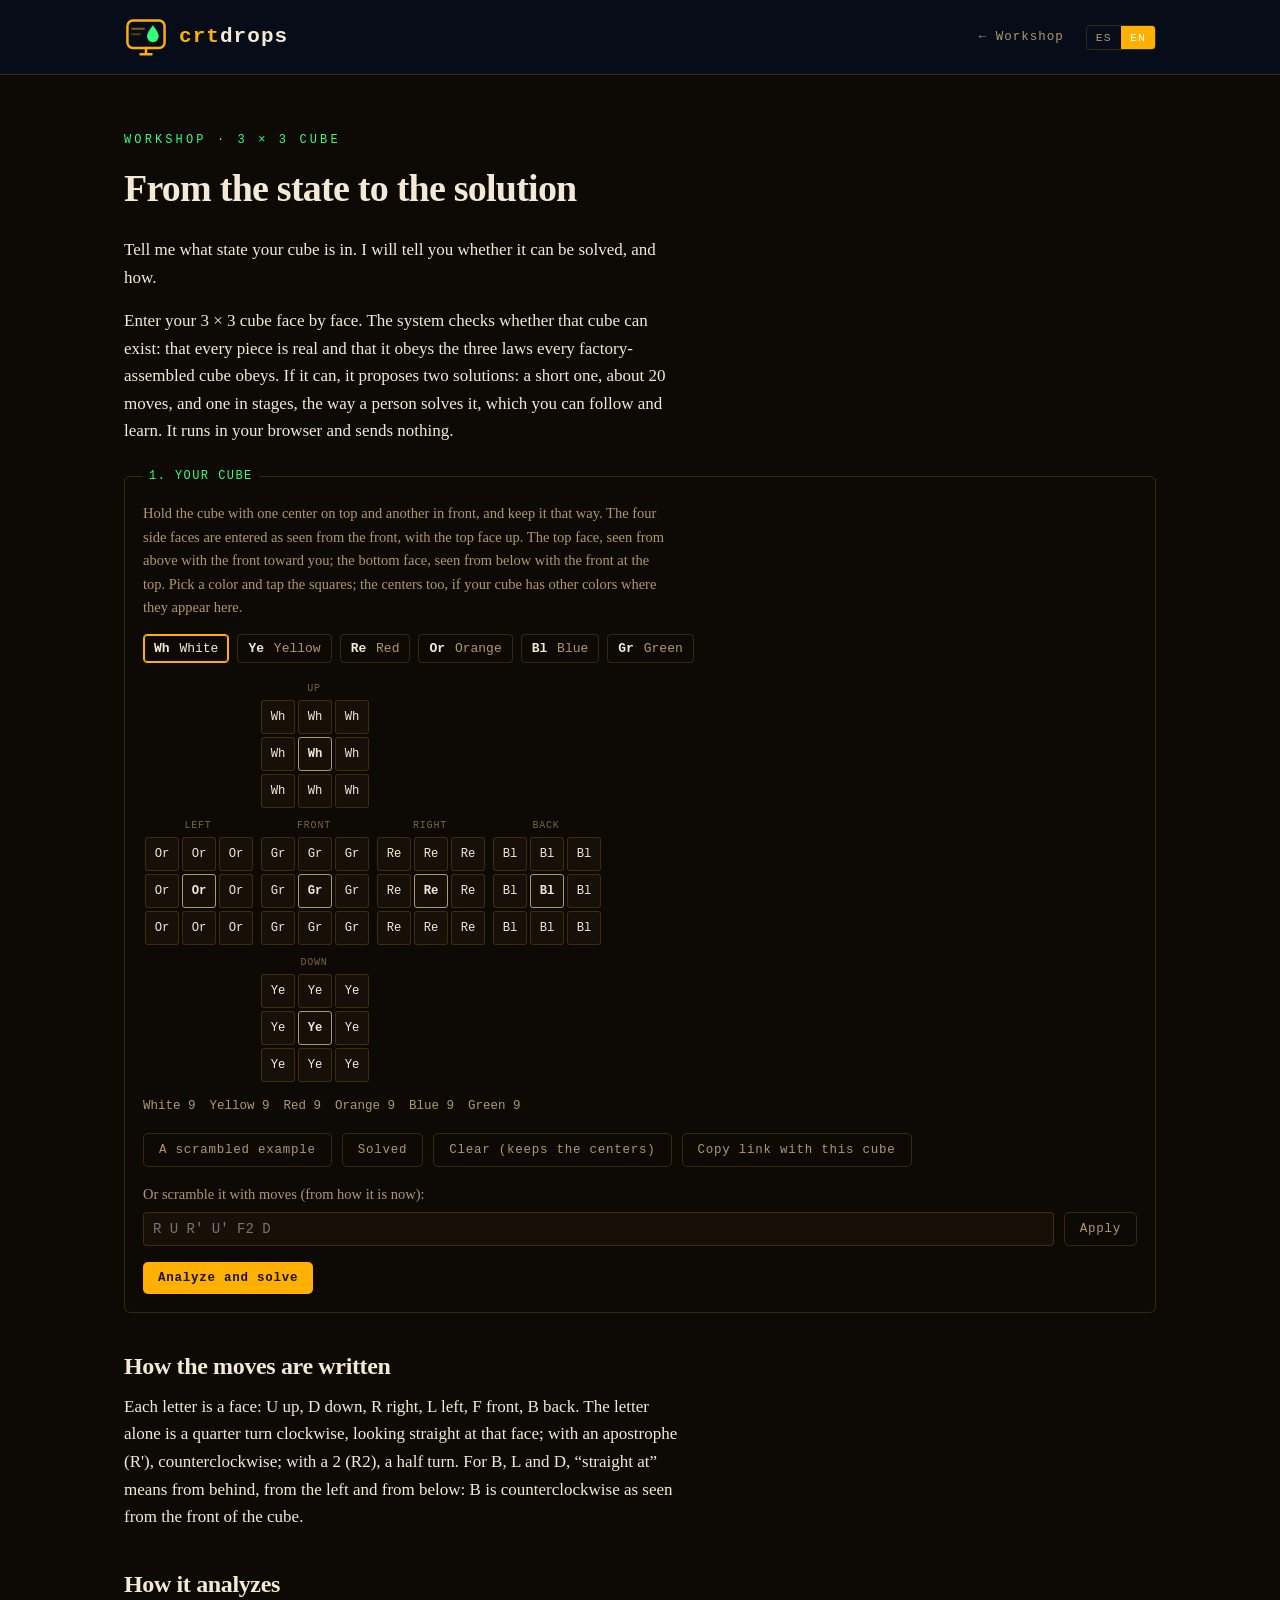
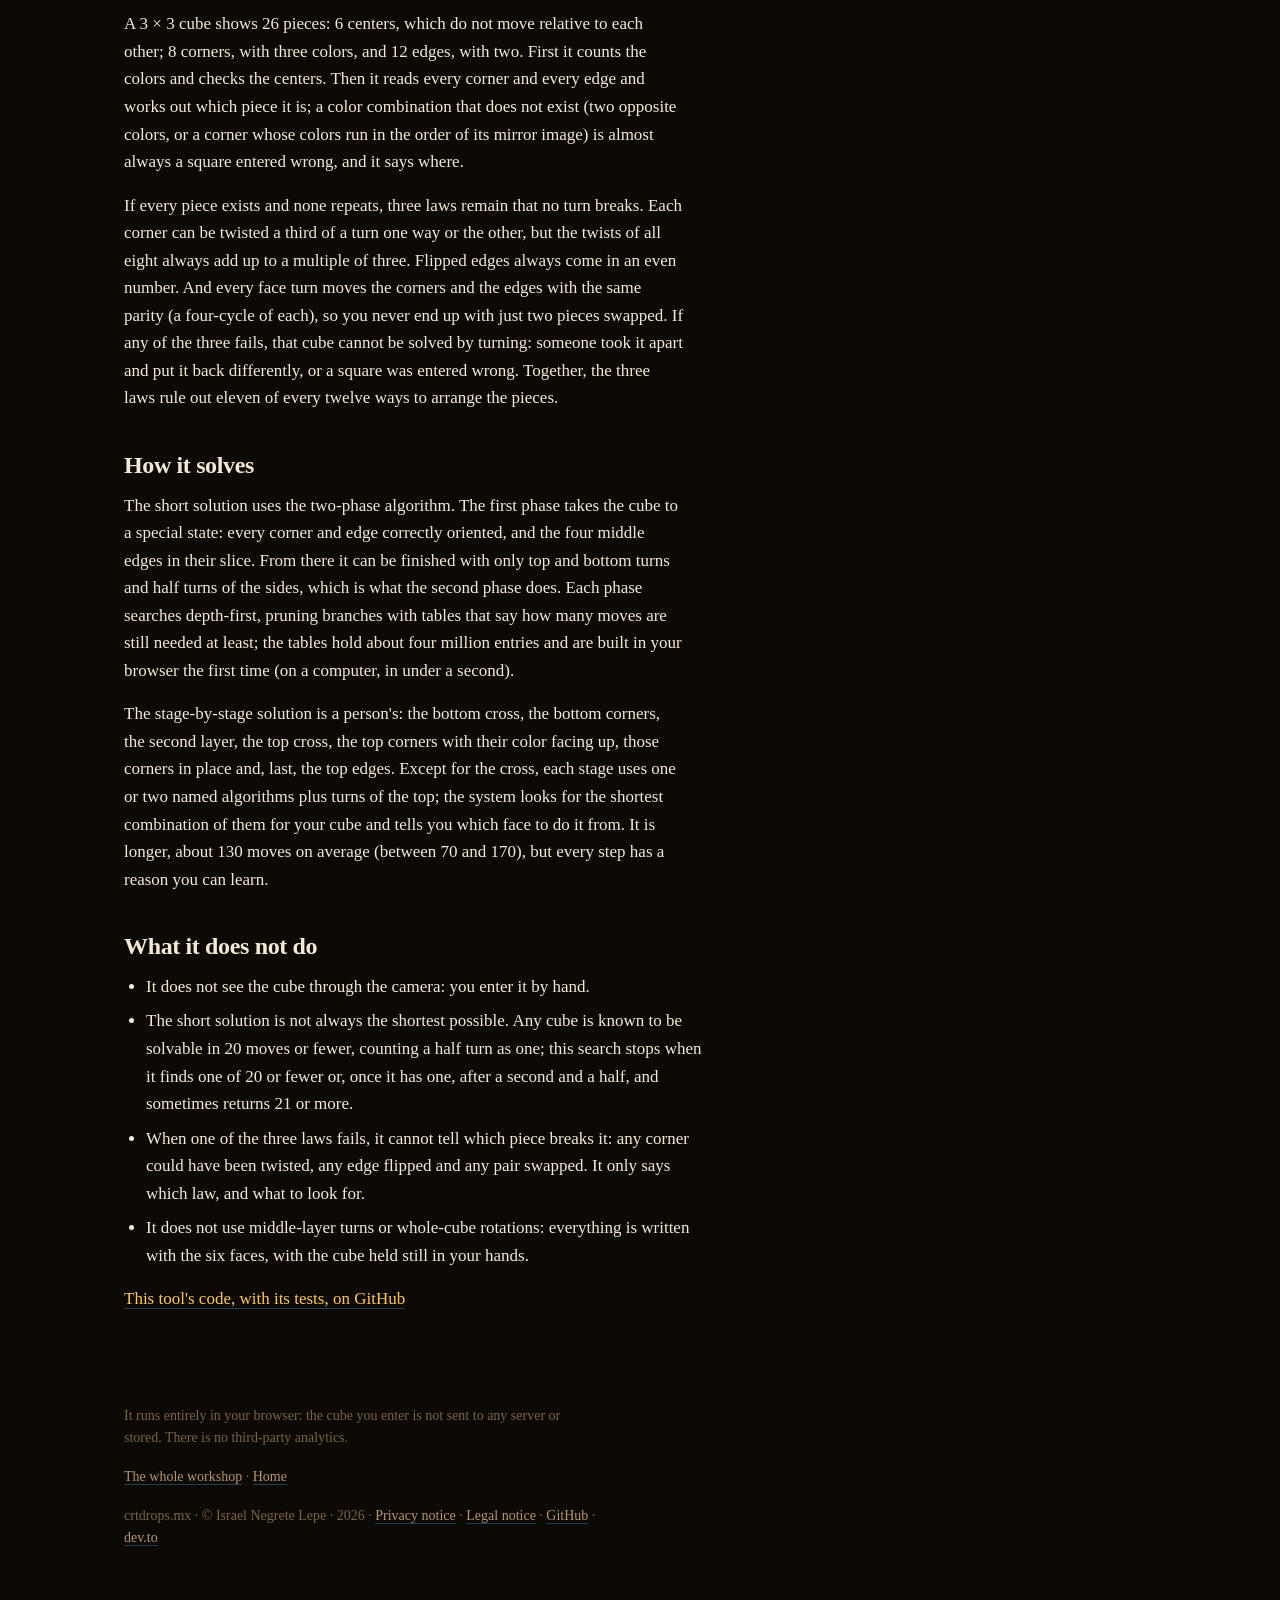
<file: cubo/index.html>
<!DOCTYPE html>
<html lang="es">
<head>
<meta charset="utf-8">
<meta name="viewport" content="width=device-width, initial-scale=1">
<title>Cubo de 3 × 3: del estado a la solución — crtdrops</title>
<meta name="description" content="Captura cómo está tu cubo de 3 × 3. El sistema revisa si ese cubo puede existir y propone dos soluciones: una corta, de unos 20 movimientos, y una por etapas, como la de una persona. Corre en tu navegador.">
<link rel="stylesheet" href="../css/site.css?v=16">
<link rel="stylesheet" href="../css/nota.css?v=16">
<link rel="stylesheet" href="../css/cubo.css?v=2">
<link rel="icon" type="image/svg+xml" href="../img/favicon-ambar.svg?v=14">
<link rel="icon" sizes="any" href="../favicon.ico?v=14">
<link rel="canonical" href="https://crtdrops.mx/taller/cubo/">
<meta property="og:type" content="website">
<meta property="og:site_name" content="crtdrops">
<meta property="og:url" content="https://crtdrops.mx/taller/cubo/">
<meta property="og:title" content="Cubo de 3 × 3: del estado a la solución — crtdrops">
<meta property="og:description" content="Dile cómo está tu cubo: revisa si tiene solución y propone dos, una corta y una por etapas. En tu navegador.">
<meta property="og:image" content="https://crtdrops.mx/img/og.png?v=14">
<meta name="twitter:card" content="summary_large_image">
<script src="../js/idioma.js?v=16" defer></script>
<script src="../js/cubo-calculo.js?v=1" defer></script>
<script src="../js/cubo.js?v=3" defer></script>
</head>
<body data-idioma="es" data-tema="fosforo">

<header class="barra">
  <div class="env">
    <a class="marca" href="../index.html"><img src="../img/isotipo-ambar.svg?v=14" alt="" width="44" height="44"><span><b>crt</b>drops</span></a>
    <nav>
      <a class="volver" href="../" data-es="&larr; Taller" data-en="&larr; Workshop">&larr; Taller</a>
      <span class="idioma">
        <button type="button" data-set-idioma="es" aria-pressed="true">ES</button>
        <button type="button" data-set-idioma="en" aria-pressed="false">EN</button>
      </span>
    </nav>
  </div>
</header>

<article id="cubo">
  <div class="env">
    <div class="kicker" data-es="TALLER · CUBO DE 3 × 3" data-en="WORKSHOP · 3 × 3 CUBE">TALLER · CUBO DE 3 × 3</div>
    <h1 data-es="Del estado a la solución" data-en="From the state to the solution">Del estado a la solución</h1>
    <p class="entrada" data-es="Dime cómo está tu cubo. Te digo si tiene solución y cuál."
       data-en="Tell me what state your cube is in. I will tell you whether it can be solved, and how.">Dime cómo está tu cubo. Te digo si tiene solución y cuál.</p>
    <p data-es="Captura tu cubo de 3 × 3 cara por cara. El sistema revisa si ese cubo puede existir: que cada pieza sea real y que cumpla las tres leyes que cumple todo cubo armado de fábrica. Si puede, propone dos soluciones: una corta, de unos 20 movimientos, y una por etapas, como lo resuelve una persona, que se puede seguir y aprender. Corre en tu navegador y no envía nada."
       data-en="Enter your 3 × 3 cube face by face. The system checks whether that cube can exist: that every piece is real and that it obeys the three laws every factory-assembled cube obeys. If it can, it proposes two solutions: a short one, about 20 moves, and one in stages, the way a person solves it, which you can follow and learn. It runs in your browser and sends nothing.">Captura tu cubo de 3 × 3 cara por cara. El sistema revisa si ese cubo puede existir: que cada pieza sea real y que cumpla las tres leyes que cumple todo cubo armado de fábrica. Si puede, propone dos soluciones: una corta, de unos 20 movimientos, y una por etapas, como lo resuelve una persona, que se puede seguir y aprender. Corre en tu navegador y no envía nada.</p>

    <fieldset id="captura">
      <legend data-es="1. TU CUBO" data-en="1. YOUR CUBE">1. TU CUBO</legend>
      <p class="ayuda" data-es="Sostén el cubo con un centro arriba y otro al frente, y no lo cambies. Las cuatro caras de los lados se capturan de frente, con la de arriba hacia arriba. La de arriba, vista desde arriba con el frente hacia ti; la de abajo, vista desde abajo con el frente hacia arriba. Elige un color y toca las casillas; también los centros, si tu cubo tiene otros colores donde aparecen aquí."
         data-en="Hold the cube with one center on top and another in front, and keep it that way. The four side faces are entered as seen from the front, with the top face up. The top face, seen from above with the front toward you; the bottom face, seen from below with the front at the top. Pick a color and tap the squares; the centers too, if your cube has other colors where they appear here.">Sostén el cubo con un centro arriba y otro al frente, y no lo cambies. Las cuatro caras de los lados se capturan de frente, con la de arriba hacia arriba. La de arriba, vista desde arriba con el frente hacia ti; la de abajo, vista desde abajo con el frente hacia arriba. Elige un color y toca las casillas; también los centros, si tu cubo tiene otros colores donde aparecen aquí.</p>
      <div class="paleta" id="paleta" role="radiogroup" aria-label="Color para pintar" data-aria-es="Color para pintar" data-aria-en="Color to paint"></div>
      <div class="red" id="red-captura"></div>
      <p class="cuenta" id="cuenta"></p>
      <div class="acciones">
        <button type="button" id="ejemplo" class="accion sec" data-es="Uno revuelto, de ejemplo" data-en="A scrambled example">Uno revuelto, de ejemplo</button>
        <button type="button" id="armado" class="accion sec" data-es="Armado" data-en="Solved">Armado</button>
        <button type="button" id="vaciar" class="accion sec" data-es="Vaciar (deja los centros)" data-en="Clear (keeps the centers)">Vaciar (deja los centros)</button>
        <button type="button" id="copiar" class="accion sec" data-es="Copiar enlace con este cubo" data-en="Copy link with this cube">Copiar enlace con este cubo</button>
      </div>
      <div class="mezcla">
        <label for="movs-mezcla" data-es="O revuélvelo con movimientos (desde como está ahora):" data-en="Or scramble it with moves (from how it is now):">O revuélvelo con movimientos (desde como está ahora):</label>
        <div class="fila-mezcla">
          <input id="movs-mezcla" type="text" spellcheck="false" autocomplete="off" placeholder="R U R' U' F2 D">
          <button type="button" id="aplicar-mezcla" class="accion sec" data-es="Aplicar" data-en="Apply">Aplicar</button>
        </div>
        <p class="error" id="error-mezcla" hidden></p>
        <p class="chico" id="revuelto-con" hidden></p>
      </div>
      <div class="acciones">
        <button type="button" id="analizar" class="accion" data-es="Analizar y resolver" data-en="Analyze and solve">Analizar y resolver</button>
      </div>
    </fieldset>

    <section class="resultado" id="analisis" hidden aria-live="polite">
      <h2 data-es="2. El análisis" data-en="2. The analysis">2. El análisis</h2>
      <ul class="revisiones" id="revisiones"></ul>
      <p class="veredicto" id="veredicto"></p>
    </section>

    <section class="resultado" id="solucion" hidden>
      <h2 data-es="3. La solución" data-en="3. The solution">3. La solución</h2>
      <p id="sosten"></p>
      <div class="pestanas" role="tablist">
        <button type="button" role="tab" id="tab-corta" aria-selected="true"></button>
        <button type="button" role="tab" id="tab-etapas" aria-selected="false"></button>
      </div>
      <p class="ayuda" id="sobre-solucion"></p>
      <div class="reproductor">
        <div class="red chica" id="red-paso"></div>
        <div class="panel-paso">
          <p class="paso-num" id="paso-num"></p>
          <p class="paso-texto" id="paso-texto" aria-live="polite"></p>
          <div class="controles">
            <button type="button" id="ir-inicio" class="accion sec" aria-label="Al inicio" data-aria-es="Al inicio" data-aria-en="To the start">|&lsaquo;</button>
            <button type="button" id="ir-atras" class="accion sec" aria-label="Un movimiento atrás" data-aria-es="Un movimiento atrás" data-aria-en="One move back">&lsaquo;</button>
            <button type="button" id="ir-adelante" class="accion" aria-label="Un movimiento adelante" data-aria-es="Un movimiento adelante" data-aria-en="One move forward">&rsaquo;</button>
            <button type="button" id="ir-fin" class="accion sec" aria-label="Al final" data-aria-es="Al final" data-aria-en="To the end">&rsaquo;|</button>
          </div>
          <p class="chico" data-es="Flechas del teclado: un movimiento atrás o adelante. Toca cualquier movimiento de la lista para ir ahí."
             data-en="Arrow keys: one move back or forward. Tap any move in the list to jump there.">Flechas del teclado: un movimiento atrás o adelante. Toca cualquier movimiento de la lista para ir ahí.</p>
        </div>
      </div>
      <div id="lista"></div>
    </section>

    <h2 data-es="Cómo se escriben los movimientos" data-en="How the moves are written">Cómo se escriben los movimientos</h2>
    <p data-es="Cada letra es una cara: U arriba, D abajo, R derecha, L izquierda, F frente, B atrás. La letra sola es un cuarto de vuelta en el sentido del reloj, mirando esa cara de frente; con apóstrofo (R'), en contra; con un 2 (R2), media vuelta. Para B, L y D, «de frente» quiere decir desde atrás, desde la izquierda y desde abajo: B es antihorario visto desde el frente del cubo."
       data-en="Each letter is a face: U up, D down, R right, L left, F front, B back. The letter alone is a quarter turn clockwise, looking straight at that face; with an apostrophe (R'), counterclockwise; with a 2 (R2), a half turn. For B, L and D, “straight at” means from behind, from the left and from below: B is counterclockwise as seen from the front of the cube.">Cada letra es una cara: U arriba, D abajo, R derecha, L izquierda, F frente, B atrás. La letra sola es un cuarto de vuelta en el sentido del reloj, mirando esa cara de frente; con apóstrofo (R'), en contra; con un 2 (R2), media vuelta. Para B, L y D, «de frente» quiere decir desde atrás, desde la izquierda y desde abajo: B es antihorario visto desde el frente del cubo.</p>

    <h2 data-es="Cómo analiza" data-en="How it analyzes">Cómo analiza</h2>
    <p data-es="Un cubo de 3 × 3 tiene 26 piezas a la vista: 6 centros, que no se mueven entre sí; 8 esquinas, con tres colores, y 12 aristas, con dos. Primero cuenta los colores y revisa los centros. Luego lee cada esquina y cada arista y busca qué pieza es; una combinación de colores que no existe (dos colores opuestos, o una esquina con sus colores en el orden de su espejo) casi siempre es una casilla mal capturada, y dice dónde."
       data-en="A 3 × 3 cube shows 26 pieces: 6 centers, which do not move relative to each other; 8 corners, with three colors, and 12 edges, with two. First it counts the colors and checks the centers. Then it reads every corner and every edge and works out which piece it is; a color combination that does not exist (two opposite colors, or a corner whose colors run in the order of its mirror image) is almost always a square entered wrong, and it says where.">Un cubo de 3 × 3 tiene 26 piezas a la vista: 6 centros, que no se mueven entre sí; 8 esquinas, con tres colores, y 12 aristas, con dos. Primero cuenta los colores y revisa los centros. Luego lee cada esquina y cada arista y busca qué pieza es; una combinación de colores que no existe (dos colores opuestos, o una esquina con sus colores en el orden de su espejo) casi siempre es una casilla mal capturada, y dice dónde.</p>
    <p data-es="Si todas las piezas existen y no se repiten, quedan tres leyes que ningún giro rompe. Cada esquina puede estar girada un tercio de vuelta a un lado o al otro, pero la suma de los giros de las ocho siempre es múltiplo de tres. Las aristas volteadas siempre son un número par. Y cada giro de una cara mueve las esquinas y las aristas con la misma paridad (un ciclo de cuatro de cada una), así que nunca quedan sólo dos piezas intercambiadas. Si una de las tres no se cumple, ese cubo no se arma con giros: alguien lo desarmó y lo armó distinto, o se capturó mal una casilla. Juntas, las tres leyes dejan fuera once de cada doce acomodos de las piezas."
       data-en="If every piece exists and none repeats, three laws remain that no turn breaks. Each corner can be twisted a third of a turn one way or the other, but the twists of all eight always add up to a multiple of three. Flipped edges always come in an even number. And every face turn moves the corners and the edges with the same parity (a four-cycle of each), so you never end up with just two pieces swapped. If any of the three fails, that cube cannot be solved by turning: someone took it apart and put it back differently, or a square was entered wrong. Together, the three laws rule out eleven of every twelve ways to arrange the pieces.">Si todas las piezas existen y no se repiten, quedan tres leyes que ningún giro rompe. Cada esquina puede estar girada un tercio de vuelta a un lado o al otro, pero la suma de los giros de las ocho siempre es múltiplo de tres. Las aristas volteadas siempre son un número par. Y cada giro de una cara mueve las esquinas y las aristas con la misma paridad (un ciclo de cuatro de cada una), así que nunca quedan sólo dos piezas intercambiadas. Si una de las tres no se cumple, ese cubo no se arma con giros: alguien lo desarmó y lo armó distinto, o se capturó mal una casilla. Juntas, las tres leyes dejan fuera once de cada doce acomodos de las piezas.</p>

    <h2 data-es="Cómo resuelve" data-en="How it solves">Cómo resuelve</h2>
    <p data-es="La solución corta usa el algoritmo de dos fases. La primera fase lleva el cubo a un estado especial: todas las esquinas y aristas bien orientadas y las cuatro aristas de en medio en su franja. Desde ahí se puede terminar usando sólo giros de arriba y de abajo y medias vueltas de los lados, y eso hace la segunda fase. Cada fase busca a lo hondo, descartando ramas con tablas que dicen cuántos movimientos faltan como mínimo; las tablas tienen alrededor de cuatro millones de casillas y se arman en tu navegador la primera vez (en una computadora, en menos de un segundo)."
       data-en="The short solution uses the two-phase algorithm. The first phase takes the cube to a special state: every corner and edge correctly oriented, and the four middle edges in their slice. From there it can be finished with only top and bottom turns and half turns of the sides, which is what the second phase does. Each phase searches depth-first, pruning branches with tables that say how many moves are still needed at least; the tables hold about four million entries and are built in your browser the first time (on a computer, in under a second).">La solución corta usa el algoritmo de dos fases. La primera fase lleva el cubo a un estado especial: todas las esquinas y aristas bien orientadas y las cuatro aristas de en medio en su franja. Desde ahí se puede terminar usando sólo giros de arriba y de abajo y medias vueltas de los lados, y eso hace la segunda fase. Cada fase busca a lo hondo, descartando ramas con tablas que dicen cuántos movimientos faltan como mínimo; las tablas tienen alrededor de cuatro millones de casillas y se arman en tu navegador la primera vez (en una computadora, en menos de un segundo).</p>
    <p data-es="La solución por etapas es la de una persona: la cruz de abajo, las esquinas de abajo, la segunda capa, la cruz de arriba, las esquinas de arriba con su color hacia arriba, esas esquinas en su lugar y, al final, las aristas de arriba. Salvo la cruz, cada etapa usa uno o dos algoritmos con nombre y los giros de arriba; el sistema busca la combinación más corta de ellos para tu cubo y te dice desde qué cara hacerlo. Es más larga, unos 130 movimientos en promedio (entre 70 y 170), pero cada paso tiene una razón que se puede aprender."
       data-en="The stage-by-stage solution is a person's: the bottom cross, the bottom corners, the second layer, the top cross, the top corners with their color facing up, those corners in place and, last, the top edges. Except for the cross, each stage uses one or two named algorithms plus turns of the top; the system looks for the shortest combination of them for your cube and tells you which face to do it from. It is longer, about 130 moves on average (between 70 and 170), but every step has a reason you can learn.">La solución por etapas es la de una persona: la cruz de abajo, las esquinas de abajo, la segunda capa, la cruz de arriba, las esquinas de arriba con su color hacia arriba, esas esquinas en su lugar y, al final, las aristas de arriba. Salvo la cruz, cada etapa usa uno o dos algoritmos con nombre y los giros de arriba; el sistema busca la combinación más corta de ellos para tu cubo y te dice desde qué cara hacerlo. Es más larga, unos 130 movimientos en promedio (entre 70 y 170), pero cada paso tiene una razón que se puede aprender.</p>

    <h2 data-es="Lo que no hace" data-en="What it does not do">Lo que no hace</h2>
    <ul>
      <li data-es="No ve el cubo con la cámara: se captura a mano." data-en="It does not see the cube through the camera: you enter it by hand.">No ve el cubo con la cámara: se captura a mano.</li>
      <li data-es="La solución corta no siempre es la más corta posible. Se sabe que cualquier cubo se arma en 20 movimientos o menos, contando la media vuelta como uno; esta búsqueda se detiene al encontrar una de 20 o menos o, si ya tiene una, al pasar un segundo y medio, y a veces entrega 21 o más."
          data-en="The short solution is not always the shortest possible. Any cube is known to be solvable in 20 moves or fewer, counting a half turn as one; this search stops when it finds one of 20 or fewer or, once it has one, after a second and a half, and sometimes returns 21 or more.">La solución corta no siempre es la más corta posible. Se sabe que cualquier cubo se arma en 20 movimientos o menos, contando la media vuelta como uno; esta búsqueda se detiene al encontrar una de 20 o menos o, si ya tiene una, al pasar un segundo y medio, y a veces entrega 21 o más.</li>
      <li data-es="Cuando falla una de las tres leyes, no sabe qué pieza la rompe: cualquier esquina pudo girarse, cualquier arista voltearse y cualquier par intercambiarse. Sólo dice cuál ley y qué buscar."
          data-en="When one of the three laws fails, it cannot tell which piece breaks it: any corner could have been twisted, any edge flipped and any pair swapped. It only says which law, and what to look for.">Cuando falla una de las tres leyes, no sabe qué pieza la rompe: cualquier esquina pudo girarse, cualquier arista voltearse y cualquier par intercambiarse. Sólo dice cuál ley y qué buscar.</li>
      <li data-es="No usa giros de las capas de en medio ni del cubo entero: todo se escribe con las seis caras, con el cubo quieto en tus manos."
          data-en="It does not use middle-layer turns or whole-cube rotations: everything is written with the six faces, with the cube held still in your hands.">No usa giros de las capas de en medio ni del cubo entero: todo se escribe con las seis caras, con el cubo quieto en tus manos.</li>
    </ul>

    <p><a href="https://github.com/israel0negrete-crtdrops/cube-state-solver" data-es="El código de esta herramienta, con sus pruebas, en GitHub" data-en="This tool's code, with its tests, on GitHub">El código de esta herramienta, con sus pruebas, en GitHub</a></p>
  </div>
</article>

<footer>
  <div class="env">
    <p data-es="Corre entera en tu navegador: el cubo que captures no se envía a ningún servidor ni se guarda. No hay analítica de terceros."
       data-en="It runs entirely in your browser: the cube you enter is not sent to any server or stored. There is no third-party analytics.">Corre entera en tu navegador: el cubo que captures no se envía a ningún servidor ni se guarda. No hay analítica de terceros.</p>
    <p class="sep-10"><a href="../" data-es="Todo el taller" data-en="The whole workshop">Todo el taller</a> · <a href="../index.html" data-es="Portada" data-en="Home">Portada</a></p>
    <p class="sep-10">crtdrops.mx · © Israel Negrete Lepe · 2026 · <a href="../aviso-privacidad.html" data-href-es="../aviso-privacidad.html" data-href-en="../aviso-privacidad.html#en" data-es="Aviso de privacidad" data-en="Privacy notice">Aviso de privacidad</a> · <a href="../aviso-legal.html" data-href-es="../aviso-legal.html" data-href-en="../aviso-legal.html#en" data-es="Aviso legal" data-en="Legal notice">Aviso legal</a> · <a href="https://github.com/israel0negrete-crtdrops" rel="me">GitHub</a> · <a href="https://dev.to/crtdrops" rel="me">dev.to</a></p>
  </div>
</footer>
</body>
</html>
</file>
<file: css/site.css>
/* Paleta y tipografía tomadas de las portadas de los libros, para que el sitio
   y lo publicado se reconozcan como la misma cosa. Sin dependencias. */

:root {
  --fondo:      #060f1c;
  --fondo-2:    #0b1727;
  --fondo-3:    #0f1f33;
  --texto:      #e8eef7;
  --suave:      #8fa6bd;
  --tenue:      #55708c;
  --azul:       #2f7fe0;
  --azul-claro: #5b9ae8;
  --verde:      #2f8f86;
  --verde-vivo: #19d3a2;
  --ambar:      #e3a13c;
  --rojo:       #d9705f;
  --borde:      rgba(90, 150, 220, .16);
  --serif:      "Iowan Old Style", "Palatino Linotype", Palatino, Georgia, serif;
  --mono:       ui-monospace, "SF Mono", Menlo, Consolas, monospace;
  --ancho:      1080px;
}

* { box-sizing: border-box; margin: 0; padding: 0; }

html { scroll-behavior: smooth; scroll-padding-top: 74px; }

body {
  background: var(--fondo);
  color: var(--texto);
  font-family: var(--serif);
  font-size: 17px;
  line-height: 1.62;
  -webkit-font-smoothing: antialiased;
}

.env { max-width: var(--ancho); margin: 0 auto; padding: 0 24px; }

a { color: var(--azul-claro); text-decoration: none; border-bottom: 1px solid rgba(91,154,232,.35); }
a:hover { border-bottom-color: var(--azul-claro); }

/* ---------- barra ---------- */

header.barra {
  position: sticky; top: 0; z-index: 20;
  background: rgba(6, 15, 28, .92);
  backdrop-filter: blur(8px);
  border-bottom: 1px solid var(--borde);
}
.barra .env { display: flex; align-items: center; gap: 24px; height: 74px; }
.marca { border: 0; display: flex; align-items: center; gap: 11px; }
.marca img { display: block; height: 44px; width: 44px; }
.marca span { font-family: var(--mono); font-size: 21px; font-weight: 600; letter-spacing: .05em; color: var(--texto); }
.marca span b { color: var(--azul); font-weight: 600; }
.barra nav { margin-left: auto; display: flex; gap: 22px; align-items: center; }
.barra nav a { font-family: var(--mono); font-size: 12.5px; letter-spacing: .08em; color: var(--suave); border: 0; }
.barra nav a:hover { color: var(--texto); }

.idioma { display: flex; border: 1px solid var(--borde); border-radius: 4px; overflow: hidden; }
.idioma button {
  background: transparent; border: 0; cursor: pointer; color: var(--suave);
  font-family: var(--mono); font-size: 11.5px; letter-spacing: .1em; padding: 5px 9px;
}
.idioma button[aria-pressed="true"] { background: var(--azul); color: #fff; }

/* ---------- secciones ---------- */

section { padding: 74px 0; border-bottom: 1px solid var(--borde); }
section:last-of-type { border-bottom: 0; }

.kicker {
  font-family: var(--mono); font-size: 12px; letter-spacing: .26em;
  color: var(--verde-vivo); margin-bottom: 18px;
}
h1 { font-size: 46px; line-height: 1.1; letter-spacing: -.02em; margin-bottom: 20px; font-weight: 700; }
h2 { font-size: 31px; line-height: 1.16; letter-spacing: -.015em; margin-bottom: 16px; font-weight: 700; }
h3 { font-size: 19px; margin-bottom: 8px; font-weight: 700; }
p  { margin-bottom: 16px; max-width: 68ch; }
p.guia { color: var(--suave); }
.chico { font-size: 14.5px; color: var(--suave); }

.hero { padding: 92px 0 78px; }
.hero p.entrada { font-size: 20px; color: var(--suave); max-width: 62ch; }

/* ---------- demo de tramas ---------- */

.panel {
  background: var(--fondo-2); border: 1px solid var(--borde);
  border-radius: 10px; padding: 24px; margin-top: 26px;
}

.mandos { display: flex; flex-wrap: wrap; gap: 12px; align-items: center; margin-bottom: 20px; }
button.accion {
  font-family: var(--mono); font-size: 12.5px; letter-spacing: .06em;
  background: var(--azul); color: #fff; border: 0; border-radius: 5px;
  padding: 9px 15px; cursor: pointer;
}
button.accion:hover { background: var(--azul-claro); }
button.accion.sec { background: transparent; color: var(--suave); border: 1px solid var(--borde); }
button.accion.sec:hover { color: var(--texto); border-color: var(--azul); }

.mandos label { font-family: var(--mono); font-size: 12px; color: var(--suave); display: flex; align-items: center; gap: 7px; }
.mandos select, .mandos input[type="range"] { accent-color: var(--azul); }
.mandos select {
  background: var(--fondo-3); color: var(--texto); border: 1px solid var(--borde);
  border-radius: 4px; padding: 5px 7px; font-family: var(--mono); font-size: 12px;
}

.cable { display: flex; gap: 3px; align-items: flex-end; height: 42px; margin-bottom: 6px; overflow: hidden; }
.blk { display: inline-block; height: 26px; border-radius: 3px; }
.blk.ok   { background: rgba(47,143,134,.85); }
.blk.raro { background: rgba(227,161,60,.85); }
.leyenda { font-family: var(--mono); font-size: 11.5px; color: var(--tenue); margin-bottom: 22px; }

.marcadores { display: grid; grid-template-columns: 1fr 1fr; gap: 18px; }
.marcador { background: var(--fondo-3); border: 1px solid var(--borde); border-radius: 8px; padding: 18px; }
.marcador h4 { font-family: var(--mono); font-size: 12px; letter-spacing: .14em; color: var(--suave); margin-bottom: 14px; font-weight: 400; }
.cifra { font-family: var(--mono); font-size: 30px; line-height: 1.15; }
.cifra.bien { color: var(--verde-vivo); }
.cifra.mal  { color: var(--rojo); }
.detalle { font-family: var(--mono); font-size: 12px; color: var(--suave); margin-top: 8px; }
.detalle span { color: var(--texto); }

/* ---------- herramienta de checksum ---------- */

textarea.hex {
  width: 100%; min-height: 96px; resize: vertical;
  background: var(--fondo-3); color: var(--texto);
  border: 1px solid var(--borde); border-radius: 6px; padding: 13px;
  font-family: var(--mono); font-size: 13.5px; line-height: 1.7; letter-spacing: .04em;
}
textarea.hex:focus { outline: 0; border-color: var(--azul); }

.ejemplos { display: flex; flex-wrap: wrap; gap: 8px; margin: 12px 0 18px; }
.ejemplos button {
  font-family: var(--mono); font-size: 11.5px; color: var(--suave);
  background: transparent; border: 1px solid var(--borde); border-radius: 4px;
  padding: 5px 10px; cursor: pointer;
}
.ejemplos button:hover { color: var(--texto); border-color: var(--azul); }

table.res { width: 100%; border-collapse: collapse; font-family: var(--mono); font-size: 13px; }
table.res th {
  text-align: left; font-weight: 400; color: var(--suave); font-size: 11.5px;
  letter-spacing: .1em; padding: 8px 10px; border-bottom: 1px solid var(--borde);
}
table.res td { padding: 9px 10px; border-bottom: 1px solid rgba(90,150,220,.08); }
table.res tr.hit td { color: var(--verde-vivo); }
.aviso { font-family: var(--mono); font-size: 12.5px; color: var(--ambar); margin-top: 14px; }
.aviso.bien { color: var(--verde-vivo); }

/* ---------- publicado ---------- */

.familias { display: grid; gap: 34px; margin-top: 30px; }
.familia h3 { font-family: var(--mono); font-size: 12px; letter-spacing: .16em; color: var(--azul-claro); font-weight: 400; margin-bottom: 6px; }
.familia p.linea { font-size: 15px; color: var(--suave); margin-bottom: 16px; max-width: 60ch; }
.rejilla { display: grid; grid-template-columns: repeat(auto-fill, minmax(190px, 1fr)); gap: 16px; }
.tarjeta {
  background: var(--fondo-2); border: 1px solid var(--borde); border-radius: 9px;
  overflow: hidden; display: block; border-bottom: 1px solid var(--borde);
}
.tarjeta:hover { border-color: var(--azul); }
.tarjeta img { width: 100%; display: block; aspect-ratio: 1/1; object-fit: cover; }
.tarjeta .pie { padding: 11px 13px 13px; }
.tarjeta .tit { font-size: 14.5px; line-height: 1.32; color: var(--texto); }
.tarjeta .precio { font-family: var(--mono); font-size: 11.5px; color: var(--suave); margin-top: 6px; }
.tarjeta .precio.libre { color: var(--verde-vivo); }

/* ---------- pie ---------- */

footer { padding: 46px 0 70px; }
footer p { font-size: 14px; color: var(--tenue); }
footer a { color: var(--suave); }

/* ---------- idioma ---------- */

[data-en] { display: revert; }
body[data-idioma="en"] .solo-es { display: none; }
body[data-idioma="es"] .solo-en { display: none; }

@media (max-width: 720px) {
  h1 { font-size: 33px; }
  h2 { font-size: 25px; }
  .marcadores { grid-template-columns: 1fr; }
  .barra nav { gap: 14px; }
  .barra nav a.oculta-movil { display: none; }
  section { padding: 54px 0; }
}
/* En un teléfono ni siquiera cabían los dos enlaces que quedaban: la barra
 * empujaba la página de lado, 470 px de contenido en una pantalla de 375, y se
 * podía arrastrar todo el sitio en horizontal. La página es una sola columna que
 * se recorre bajando; ahí basta con la marca y el idioma. Las páginas de adentro
 * (notas, avisos, reportes) sí conservan sus enlaces .volver: son cortos, y sin
 * ellos el único camino de regreso era adivinar que el logo es un enlace. */
@media (max-width: 520px) {
  .barra nav > a:not(.volver) { display: none; }
}
/* Aun así, en las páginas de adentro la marca, "← Herramientas" y ES/EN sumaban
 * unos 400 px: en una pantalla de 375 el botón EN quedaba medio fuera. En
 * angosto se achican la marca y el enlace, y el enlace no se parte en dos. */
@media (max-width: 440px) {
  .barra .env { gap: 12px; }
  .marca { gap: 8px; }
  .marca img { height: 34px; width: 34px; }
  .marca span { font-size: 17px; letter-spacing: .03em; }
  .barra nav { gap: 10px; }
  .barra nav a.volver { font-size: 11.5px; letter-spacing: .02em; white-space: nowrap; }
  .idioma button { padding: 5px 7px; }
}
@media (max-width: 350px) {
  .marca img { height: 28px; width: 28px; }
  .marca span { font-size: 15px; }
  .barra nav a.volver { font-size: 11px; letter-spacing: 0; }
}

/* ---------- tema alterno: fósforo ámbar ----------
   El nombre del sitio habla de un tubo de rayos catódicos. Los dos fósforos
   clásicos eran ámbar y verde; esta paleta usa los dos, sobre un negro cálido
   en vez del azul marino. Se activa con body[data-tema="fosforo"] o con
   ?tema=fosforo en la dirección. */

body[data-tema="fosforo"] {
  --fondo:      #0d0a06;
  --fondo-2:    #161009;
  --fondo-3:    #1d150b;
  --texto:      #f4e9d4;
  --suave:      #b3966a;
  --tenue:      #7a6343;
  --azul:       #ffb000;
  --azul-claro: #ffc94d;
  --verde:      #2f8f5a;
  --verde-vivo: #33ff77;
  --ambar:      #ff8c2b;
  --rojo:       #ff5f4d;
  --borde:      rgba(255, 176, 0, .18);
}
/* solo el botón principal lleva tinta oscura: va sobre ámbar sólido.
   El secundario es transparente y necesita tinta clara. */
body[data-tema="fosforo"] button.accion:not(.sec) { color: #1a1204; font-weight: 700; }
body[data-tema="fosforo"] button.accion.sec { color: var(--suave); }
body[data-tema="fosforo"] button.accion.sec:hover { color: var(--texto); border-color: var(--azul); }
body[data-tema="fosforo"] .blk.ok   { background: rgba(51,255,119,.62); }
body[data-tema="fosforo"] .blk.raro { background: rgba(255,140,43,.78); }
body[data-tema="fosforo"] .textura-hex   { background-image: url("../img/fondo-hex-ambar.webp"); opacity: .22; }
body[data-tema="fosforo"] .textura-traza { background-image: url("../img/fondo-traza-ambar.webp"); opacity: .38; }

/* ---------- texturas de fondo ----------
   Un volcado hexadecimal detrás de la portada y una banda de osciloscopio
   detrás de las secciones. Van muy por debajo del texto: son textura, no
   ilustración, y no compiten con la lectura. */

.hero { position: relative; overflow: hidden; }
.textura-hex {
  position: absolute; inset: 0; z-index: 0; pointer-events: none;
  background: url("../img/fondo-hex-azul.webp") right top / auto 100% no-repeat;
  opacity: .20;
}
.hero .env { position: relative; z-index: 1; }

section { position: relative; overflow: hidden; }
.textura-traza {
  position: absolute; left: 0; right: 0; bottom: 0; height: 300px; z-index: 0;
  pointer-events: none;
  background: url("../img/fondo-traza-azul.webp") center bottom / 1600px 300px repeat-x;
  opacity: .34;
}
section .env { position: relative; z-index: 1; }

/* ---------- tema de lectura ----------
   Para las notas largas. El ámbar se queda como acento, que es lo que hace
   marca, pero el fondo vuelve a ser frío y la tinta se entibia: mil doscientas
   palabras en ámbar sobre negro cansan la vista, y una nota está para leerse
   entera. */

body[data-tema="lectura"] {
  --fondo:      #0e1722;
  --fondo-2:    #142031;
  --fondo-3:    #1a2a3d;
  --texto:      #e9e3d7;
  --suave:      #9fb0c2;
  --tenue:      #61788f;
  --azul:       #ffb000;
  --azul-claro: #ffc04a;
  --verde:      #2f8f86;
  --verde-vivo: #33d9a0;
  --ambar:      #ff9a3c;
  --rojo:       #e0705f;
  --borde:      rgba(255, 176, 0, .15);
}
body[data-tema="lectura"] article { font-size: 18.5px; line-height: 1.74; }
body[data-tema="lectura"] article p { margin-bottom: 20px; }

/* ---------- alta en la lista ---------- */

form.alta { display: flex; gap: 10px; flex-wrap: wrap; margin-top: 26px; max-width: 520px; }
form.alta input[type="email"] {
  flex: 1 1 260px; background: var(--fondo-3); color: var(--texto);
  border: 1px solid var(--borde); border-radius: 5px; padding: 11px 13px;
  font-family: var(--mono); font-size: 14px;
}
form.alta input[type="email"]:focus { outline: 0; border-color: var(--azul); }
form.alta #trampa { position: absolute; left: -9999px; width: 1px; height: 1px; opacity: 0; }
form.alta button { flex: 0 0 auto; }
form.alta button[disabled] { opacity: .55; cursor: default; }
p.estado { font-family: var(--mono); font-size: 13px; margin-top: 12px; min-height: 1.2em; }
p.estado.bien { color: var(--verde-vivo); }
p.estado.mal  { color: var(--rojo); }

/* Separaciones y el ancho doble de las tarjetas de nota.
 *
 * Esto estaba como style="" en el HTML. Vive aquí para que la política de
 * contenido del servidor pueda prohibir el estilo en línea en vez de tener que
 * permitirlo: con 'unsafe-inline' abierto, cualquier estilo inyectado pasa. */
.sep-10 { margin-top: 10px; }
.sep-16 { margin-top: 16px; }
.sep-20 { margin-top: 20px; }
.sep-22 { margin-top: 22px; }
.tarjeta.ancha { grid-column: span 2; }

/* Las páginas que sirve el servicio de la lista: confirmar el alta y la baja.
 * Viven en el mismo dominio y comparten esta hoja; antes traían sus medidas
 * como style="" y se habrían quedado desnudas al cerrar la política. */
.pagina-servicio { padding-top: 110px; }
.pagina-servicio h1 { font-size: 38px; }
.sep-26 { margin-top: 26px; }

/* ---------- revisión de un modelo ---------- */

/* Toda la zona es el control: un label del input de archivo, así que el clic
   en cualquier parte abre el selector y también recibe el archivo arrastrado.
   Con un archivo cargado, se encoge a una ficha con su nombre y "Cambiar". */
.zona-modelo {
  position: relative;
  border: 1.5px dashed var(--borde); border-radius: 10px; background: var(--fondo-2);
  transition: border-color .15s, background .15s;
}
.zona-modelo.encima { border-color: var(--azul); background: var(--fondo-3); }
.zona-modelo.con-archivo { border-style: solid; }
.zona-modelo:focus-within { border-color: var(--azul); }
/* fuera de la vista pero enfocable con el teclado: el borde de la zona marca el foco */
.archivo-oculto {
  position: absolute; width: 1px; height: 1px; margin: -1px; padding: 0; border: 0;
  overflow: hidden; clip: rect(0 0 0 0); white-space: nowrap;
}
.zona-clic {
  display: flex; flex-direction: column; align-items: center; gap: 6px;
  padding: 30px 22px; text-align: center; cursor: pointer;
}
.zona-icono {
  width: 46px; height: 46px; margin-bottom: 6px; border: 2px solid var(--azul); border-radius: 8px;
  display: flex; align-items: center; justify-content: center;
  font-family: var(--mono); font-size: 22px; color: var(--azul); transition: transform .15s;
}
.zona-clic:hover .zona-icono, .zona-modelo.encima .zona-icono { transform: translateY(-3px); }
.zona-titulo { font-size: 21px; color: var(--texto); }
.zona-sub { font-size: 15px; color: var(--suave); }
.zona-cargado { display: flex; align-items: center; gap: 14px; padding: 14px 16px; }
.zona-clic[hidden], .zona-cargado[hidden] { display: none; }
.zona-ok {
  flex: none; width: 34px; height: 34px; border: 2px solid var(--verde-vivo); border-radius: 6px;
  display: flex; align-items: center; justify-content: center;
  font-family: var(--mono); color: var(--verde-vivo);
}
.zona-ok.leyendo { border-color: var(--azul); color: var(--azul); }
.zona-archivo { min-width: 0; }
.zona-nombre { font-family: var(--mono); font-size: 15px; color: var(--texto); overflow-wrap: anywhere; }
.zona-meta { font-size: 14px; color: var(--suave); }
.boton-cambiar {
  flex: none; margin-left: auto; cursor: pointer;
  font-family: var(--mono); font-size: 13px; color: var(--azul);
  border: 1px solid var(--borde); border-radius: 5px; padding: 9px 14px;
}
.boton-cambiar:hover { border-color: var(--azul); }

.ficha-modelo { margin-top: 24px; }
.ficha-modelo h3 {
  font-family: var(--mono); font-size: 12px; letter-spacing: .14em; font-weight: 400;
  color: var(--azul-claro); margin: 26px 0 10px; overflow-wrap: anywhere;
}
.ficha-modelo h3:first-child { margin-top: 0; }

dl.resumen {
  display: grid; grid-template-columns: max-content 1fr; gap: 7px 18px;
  font-family: var(--mono); font-size: 13px; line-height: 1.5;
}
dl.resumen dt { color: var(--suave); }
dl.resumen dd { color: var(--texto); overflow-wrap: anywhere; min-width: 0; }
dl.resumen .hash { font-size: 12px; color: var(--suave); }

ul.hallazgos { list-style: none; display: grid; gap: 10px; padding: 0; }
ul.hallazgos li {
  border-left: 3px solid var(--tenue); background: var(--fondo-2);
  padding: 12px 15px; border-radius: 0 6px 6px 0;
}
ul.hallazgos li.riesgo { border-left-color: var(--rojo); }
ul.hallazgos li.verificar { border-left-color: var(--ambar); }
ul.hallazgos .nivel { font-family: var(--mono); font-size: 11px; letter-spacing: .14em; margin-bottom: 5px; color: var(--suave); }
ul.hallazgos li.riesgo .nivel { color: var(--rojo); }
ul.hallazgos li.verificar .nivel { color: var(--ambar); }
ul.hallazgos p.cuerpo { font-size: 15px; line-height: 1.55; color: var(--texto); }
/* La fuente de cada hallazgo es lo que distingue esta herramienta: tiene que
 * leerse, no adivinarse. Con --tenue el contraste quedaba en 3.3:1. */
ul.hallazgos .fuente { font-family: var(--mono); font-size: 11.5px; color: var(--suave); margin-top: 7px; }
ul.hallazgos .fuente a { color: var(--suave); }

p.error-modelo { font-family: var(--mono); font-size: 13px; color: var(--ambar); margin-top: 18px; overflow-wrap: anywhere; }

@media (max-width: 720px) {
  dl.resumen { grid-template-columns: 1fr; gap: 2px; }
  dl.resumen dt { margin-top: 10px; }
}

/* La tabla de lo medido: en el teléfono se desliza dentro de su caja en vez de
 * empujar la página de lado. */
h3.subtitulo {
  font-family: var(--mono); font-size: 12px; letter-spacing: .14em; font-weight: 400;
  color: var(--azul-claro); margin-bottom: 12px;
}
.tabla-desliza { overflow-x: auto; }
.tabla-desliza table.res { min-width: 460px; }
table.res td.falla { color: var(--rojo); }
.ficha-modelo h3.medido { color: var(--verde-vivo); }

/* ---------- los tres pasos y la compra ---------- */
.entrada-seccion { font-size: 19px; color: var(--suave); max-width: 62ch; }
.sep-36 { margin-top: 36px; }
.pasos { display: grid; grid-template-columns: repeat(auto-fit, minmax(210px, 1fr)); gap: 14px; }
.paso { background: var(--fondo-2); border: 1px solid var(--borde); border-radius: 10px; padding: 16px 18px; }
.paso-n { font-family: var(--mono); font-size: 11.5px; letter-spacing: .12em; color: var(--azul-claro); }
.paso-t { font-size: 20px; margin: 6px 0 6px; color: var(--texto); }
.paso p { font-size: 15px; color: var(--suave); line-height: 1.5; }
.paso-enlace { display: inline-block; margin-top: 10px; font-family: var(--mono); font-size: 12.5px; }

/* un enlace con aspecto de botón: la compra va a Gumroad, no a un formulario */
.compra { display: flex; flex-wrap: wrap; gap: 10px; }
a.boton {
  display: inline-block; font-family: var(--mono); font-size: 13px; letter-spacing: .06em;
  background: var(--azul); color: #fff; border: 1px solid var(--azul); border-radius: 5px; padding: 11px 18px;
}
a.boton:hover { background: var(--azul-claro); border-color: var(--azul-claro); }
a.boton.sec { background: transparent; color: var(--suave); border-color: var(--borde); }
a.boton.sec:hover { color: var(--texto); border-color: var(--azul); }
body[data-tema="fosforo"] a.boton:not(.sec) { color: #1a1204; font-weight: 700; }

ul.garantias { list-style: none; padding: 0; display: grid; gap: 7px; }
ul.garantias li { font-size: 15px; color: var(--suave); padding-left: 22px; position: relative; max-width: 64ch; }
ul.garantias li::before { content: "✓"; position: absolute; left: 0; color: var(--verde-vivo); }

/* ---- el juego ---- */
a.juego-captura { display: block; max-width: 760px; border: 1px solid var(--borde); border-radius: 10px; overflow: hidden; }
a.juego-captura:hover { border-color: var(--azul); }
a.juego-captura img { display: block; width: 100%; height: auto; }

/* Puertas de la portada y lista de herramientas: tarjetas sin imagen, con una
   línea que dice qué hace cada cosa. */
.tarjeta .desc { font-size: 13.5px; line-height: 1.42; color: var(--suave); margin-top: 6px; }
.tarjeta .ir { font-family: var(--mono); font-size: 11.5px; letter-spacing: .06em; color: var(--azul); margin-top: 10px; }
.grupo { font-family: var(--mono); font-size: 12px; letter-spacing: .12em; color: var(--verde-vivo); margin: 30px 0 12px; }
.puertas .tarjeta .tit { font-size: 17px; }
</file>
<file: css/nota.css>
/* Lo propio de una nota: el cuerpo del artículo.
 *
 * Estaba dentro de un <style> en cada página generada. Como archivo aparte se
 * cachea una vez, se lee en el repositorio, y permite que el servidor prohíba
 * el estilo en línea en lugar de permitirlo. Lo genera build_notas.py en el
 * <head>; la paleta y la tipografía vienen de site.css. */

article { padding: 56px 0 30px; }
article h1 { font-size: 38px; margin-bottom: 26px; }
article h2 { font-size: 24px; margin: 40px 0 12px; }
article p, article li { max-width: 66ch; }
article ul, article ol { margin: 0 0 16px 22px; }
article li { margin-bottom: 7px; }
article blockquote {
  border-left: 2px solid var(--azul); padding: 4px 0 4px 18px;
  margin: 22px 0; color: var(--azul-claro); font-size: 19px;
}
article hr { border: 0; border-top: 1px solid var(--borde); margin: 40px 0 28px; }
article strong { color: #fff; }
article em { color: var(--suave); }
.volver { font-family: var(--mono); font-size: 12px; letter-spacing: .1em; }


/* Tablas y bloques de código, que la primera nota no tenía. En el teléfono se
 * deslizan dentro de su caja en vez de empujar la página de lado. */
article table {
  display: block; overflow-x: auto; max-width: 100%; border-collapse: collapse;
  margin: 22px 0; font-family: var(--mono); font-size: 13px;
}
article th, article td {
  text-align: left; padding: 8px 18px 8px 0; border-bottom: 1px solid var(--borde);
  white-space: nowrap;
}
article th { font-weight: 400; color: var(--suave); }
article pre {
  background: var(--fondo-2); border: 1px solid var(--borde); border-radius: 6px;
  padding: 14px 16px; margin: 20px 0; overflow-x: auto; font-size: 13px; line-height: 1.55;
}
article code { font-family: var(--mono); }

/* la portada propia de una nota, debajo del título */
article img.portada {
  display: block; width: 100%; height: auto; margin: 18px 0 30px;
  border: 1px solid var(--borde); border-radius: 6px;
}

/* Al final de cada nota: las otras de su serie y el camino a la lista. */
aside.serie { margin-top: 48px; padding-top: 22px; border-top: 1px solid var(--borde); }
aside.serie ul { list-style: none; margin: 12px 0 14px; }
aside.serie li { margin-bottom: 9px; }
.meta { font-family: var(--mono); font-size: 11.5px; color: var(--suave); white-space: nowrap; margin-left: 6px; }

/* La lista de todas las notas, agrupadas por serie. */
.lista-notas h2 { font-size: 21px; margin: 38px 0 10px; }
.lista-notas ul.notas { list-style: none; margin: 0; }
.lista-notas ul.notas li { padding: 13px 0; border-bottom: 1px solid var(--borde); margin: 0; }
.lista-notas ul.notas li > a { font-size: 19px; line-height: 1.35; }
.lista-notas ul.notas li .meta { display: block; margin: 5px 0 0; }
.lista-notas ul.notas li p { margin: 6px 0 0; font-size: 15.5px; color: var(--suave); }

/* imágenes dentro del texto de una nota (gráficas) */
article p:has(> img) { max-width: none; }
article img:not(.portada) { display: block; max-width: 100%; height: auto; margin: 22px 0; border-radius: 6px; border: 1px solid var(--borde); }
</file>
<file: css/cubo.css>
/* El cubo de 3 × 3: la captura, el análisis y la solución paso a paso.
   Hereda la paleta de site.css (tema fósforo). Las casillas llevan el nombre
   corto del color, no el color: el cubo se ve con el estilo del sitio. */

#cubo fieldset { border: 1px solid var(--borde); border-radius: 6px; padding: 16px 18px 18px; margin: 22px 0; }
#cubo legend { font-family: var(--mono); font-size: 12px; letter-spacing: .12em; color: var(--verde-vivo); padding: 0 6px; }
#cubo .ayuda { font-size: 14.5px; color: var(--suave); margin: 0 0 14px; max-width: 72ch; }
.acciones { margin-top: 16px; display: flex; flex-wrap: wrap; gap: 10px; }
.resultado { border: 1px solid var(--azul); border-radius: 6px; padding: 18px 20px; margin: 26px 0; }
#cubo .resultado h2 { margin-top: 0; }

/* la paleta */
.paleta { display: flex; flex-wrap: wrap; gap: 8px; margin-bottom: 16px; }
.paleta .color {
  font-family: var(--mono); font-size: 13px; color: var(--suave); background: transparent;
  border: 1px solid var(--borde); border-radius: 4px; padding: 6px 10px; cursor: pointer;
}
.paleta .color b { color: var(--texto); margin-right: 2px; }
.paleta .color[aria-checked="true"] { border-color: var(--azul); color: var(--texto); box-shadow: 0 0 0 1px var(--azul) inset; }

/* la red: la cruz de seis caras en una rejilla de 4 × 3 */
.red { --c: 34px; display: grid; grid-template-columns: repeat(4, calc(var(--c) * 3 + 8px)); gap: 6px 6px; justify-content: start; }
.red.chica { --c: 24px; }
.cara { display: flex; flex-direction: column; gap: 3px; border-radius: 5px; padding: 2px; }
.cara.gira { box-shadow: 0 0 0 1px var(--ambar); }
.cara.gira .nombre-cara { color: var(--ambar); }
.col-1 { grid-column: 1; } .col-2 { grid-column: 2; } .col-3 { grid-column: 3; } .col-4 { grid-column: 4; }
.fila-1 { grid-row: 1; } .fila-2 { grid-row: 2; } .fila-3 { grid-row: 3; }
.nombre-cara { font-family: var(--mono); font-size: 10px; letter-spacing: .08em; text-transform: uppercase; color: var(--tenue); text-align: center; }
.rejilla-cara { display: grid; grid-template-columns: repeat(3, var(--c)); grid-auto-rows: var(--c); gap: 3px; }
.casilla {
  display: flex; align-items: center; justify-content: center; padding: 0;
  font-family: var(--mono); font-size: calc(var(--c) * .36); color: var(--texto);
  background: var(--fondo-2); border: 1px solid var(--borde); border-radius: 3px;
}
button.casilla { cursor: pointer; }
button.casilla:hover { border-color: var(--azul); }
.casilla.centro { border-color: var(--suave); font-weight: 700; }
.casilla.vacia { background: transparent; border-style: dashed; }
.casilla.mal { border-color: var(--rojo); color: var(--rojo); box-shadow: 0 0 0 1px var(--rojo) inset; }

.cuenta { font-family: var(--mono); font-size: 12.5px; color: var(--suave); margin: 12px 0 0; display: flex; flex-wrap: wrap; gap: 4px 14px; }
.cuenta .fuera { color: var(--ambar); }

/* revolver con movimientos */
.mezcla { margin-top: 16px; }
.mezcla label { display: block; font-size: 14.5px; color: var(--suave); margin-bottom: 6px; }
.fila-mezcla { display: flex; gap: 10px; flex-wrap: wrap; }
.fila-mezcla input {
  flex: 1 1 220px; min-width: 0; font-family: var(--mono); font-size: 14px; color: var(--texto); background: var(--fondo-2);
  border: 1px solid var(--borde); border-radius: 4px; padding: 7px 9px;
}
.fila-mezcla input:focus { outline: 0; border-color: var(--azul); }
.error { color: var(--rojo); font-size: 14px; margin: 8px 0 0; }

/* el análisis */
.revisiones { list-style: none; padding: 0; margin: 0 0 14px; }
.revisiones li { display: grid; grid-template-columns: 22px 1fr; gap: 2px 6px; padding: 5px 0; font-size: 15.5px; line-height: 1.45; }
.revisiones .marca { font-family: var(--mono); }
.revisiones .si .marca { color: var(--verde-vivo); }
.revisiones .no .marca, .revisiones .no > span:nth-child(2) { color: var(--rojo); }
.revisiones .sin { color: var(--tenue); }
.revisiones .por-que { grid-column: 2; font-size: 14.5px; color: var(--suave); }
.veredicto { font-size: 16.5px; line-height: 1.6; margin: 0; }
.veredicto.si { color: var(--verde-vivo); }
.veredicto.no { color: var(--rojo); }

/* la solución */
.pestanas { display: flex; gap: 8px; margin: 6px 0 12px; flex-wrap: wrap; }
.pestanas button {
  font-family: var(--mono); font-size: 13px; letter-spacing: .04em; color: var(--suave); background: transparent;
  border: 1px solid var(--borde); border-radius: 4px; padding: 7px 12px; cursor: pointer;
}
.pestanas button[aria-selected="true"] { color: var(--texto); border-color: var(--azul); box-shadow: 0 0 0 1px var(--azul) inset; }
.reproductor { display: flex; flex-wrap: wrap; gap: 18px 26px; align-items: flex-start; margin: 8px 0 18px; }
.panel-paso { flex: 1 1 220px; min-width: 0; }
.paso-num { font-family: var(--mono); font-size: 12.5px; color: var(--suave); margin: 0 0 6px; }
.paso-texto { font-size: 17px; min-height: 1.6em; margin: 0 0 12px; }
.controles { display: flex; gap: 8px; margin-bottom: 10px; }
.controles button { min-width: 48px; font-family: var(--mono); }
.controles button:disabled { opacity: .4; cursor: default; }

.etapa { border-top: 1px solid var(--borde); padding: 12px 0 4px; }
#cubo .etapa h3 { font-family: var(--mono); font-size: 12.5px; letter-spacing: .08em; text-transform: uppercase; color: var(--azul-claro); font-weight: 400; margin: 0 0 6px; }
#cubo .etapa .ayuda { margin-bottom: 8px; }
.paso-etapa { display: flex; flex-wrap: wrap; align-items: baseline; gap: 6px 10px; margin: 0 0 10px; }
.pieza { font-size: 14.5px; color: var(--texto); min-width: 9em; }
.ficha { display: inline-flex; flex-direction: column; gap: 2px; }
.ficha.alg { border-left: 2px solid var(--borde); padding-left: 7px; }
.nota-alg { font-family: var(--mono); font-size: 11px; color: var(--tenue); }
.movs { display: inline-flex; flex-wrap: wrap; gap: 4px; }
.mov {
  font-family: var(--mono); font-size: 13px; color: var(--texto); background: transparent;
  border: 1px solid var(--borde); border-radius: 3px; padding: 2px 6px; min-width: 2.4em; cursor: pointer;
}
.mov.hecho { color: var(--tenue); }
.mov.actual { border-color: var(--ambar); color: var(--ambar); box-shadow: 0 0 0 1px var(--ambar) inset; }

/* en el teléfono (327 px entre márgenes): la red ocupa 321; el marco del
   formulario y de los resultados pierde los lados para dejarle el ancho */
@media (max-width: 480px) {
  .red, .red.chica { --c: 24px; gap: 3px; grid-template-columns: repeat(4, calc(var(--c) * 3 + 6px)); }
  .cara { padding: 1px; }
  .rejilla-cara { gap: 2px; }
  .casilla { font-size: calc(var(--c) * .4); }
  #cubo fieldset { padding: 14px 0 16px; border-left: 0; border-right: 0; border-radius: 0; }
  #cubo legend { padding: 0 6px 0 0; }
  .resultado { padding: 14px 0; border-left: 0; border-right: 0; border-radius: 0; }
}
</file>
